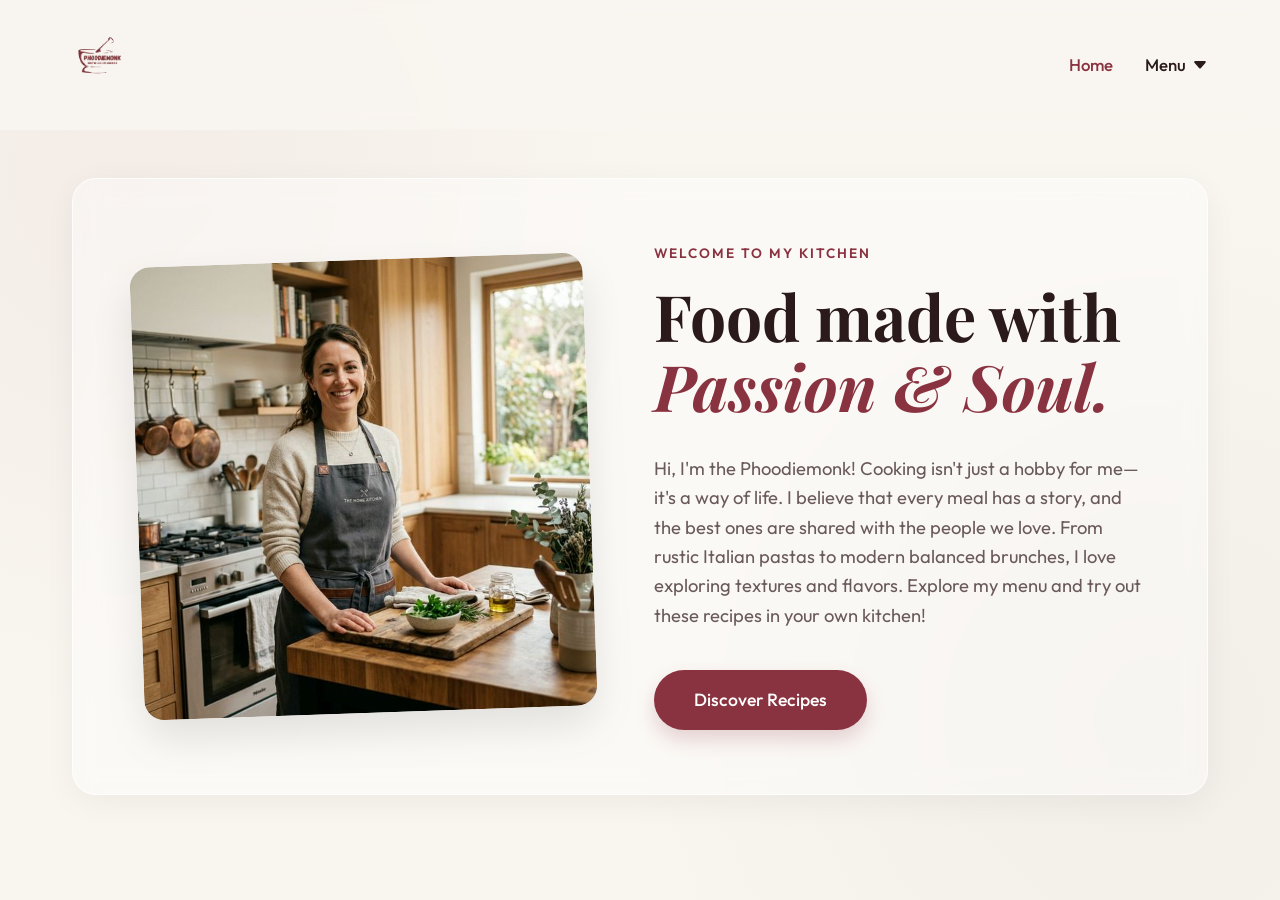
<file: index.html>
<!DOCTYPE html>
<html lang="en">
<head>
    <meta charset="UTF-8">
    <meta name="viewport" content="width=device-width, initial-scale=1.0">
    <title>Phoodiemonk | Home Chef</title>
    <link rel="stylesheet" href="style.css">
    <link rel="preconnect" href="https://fonts.googleapis.com">
    <link rel="preconnect" href="https://fonts.gstatic.com" crossorigin>
    <link href="https://fonts.googleapis.com/css2?family=Outfit:wght@300;400;500;600&family=Playfair+Display:ital,wght@0,400;0,600;1,400&display=swap" rel="stylesheet">
</head>
<body>
    <header class="navbar">
        <div class="container nav-content">
            <a href="index.html" class="logo"><img src="assets/phoodiemonk_logo.png" alt="Phoodiemonk Logo" style="height: 70px; object-fit:contain; border-radius: 4px;"></a>
            <nav>
                <ul class="nav-links">
                    <li><a href="index.html" class="active">Home</a></li>
                    <li class="dropdown">
                        <a href="#" class="dropbtn">Menu <svg xmlns="http://www.w3.org/2000/svg" width="16" height="16" fill="currentColor" viewBox="0 0 16 16"><path d="M7.247 11.14 2.451 5.658C1.885 5.013 2.345 4 3.204 4h9.592a1 1 0 0 1 .753 1.659l-4.796 5.48a1 1 0 0 1-1.506 0z"/></svg></a>
                        <div class="dropdown-content glasso">
                            <a href="pasta.html">Creamy Truffle Pasta</a>
                            <a href="avocado.html">Gourmet Avocado Toast</a>
                        </div>
                    </li>
                </ul>
            </nav>
        </div>
    </header>

    <main class="container">
        <section class="hero glasso">
            <div class="hero-image-wrapper">
                <img src="assets/chef.png" alt="Phoodiemonk Home Chef" class="hero-image">
            </div>
            <div class="hero-text">
                <p class="tagline">Welcome to my kitchen</p>
                <h1>Food made with <br/> <span>Passion & Soul.</span></h1>
                <p class="about-me">
                    Hi, I'm the Phoodiemonk! Cooking isn't just a hobby for me—it's a way of life. 
                    I believe that every meal has a story, and the best ones are shared with the people we love. 
                    From rustic Italian pastas to modern balanced brunches, I love exploring textures and flavors. 
                    Explore my menu and try out these recipes in your own kitchen!
                </p>
                <div class="cta-buttons">
                    <a href="pasta.html" class="btn btn-primary">Discover Recipes</a>
                </div>
            </div>
        </section>
    </main>
</body>
</html>
</file>
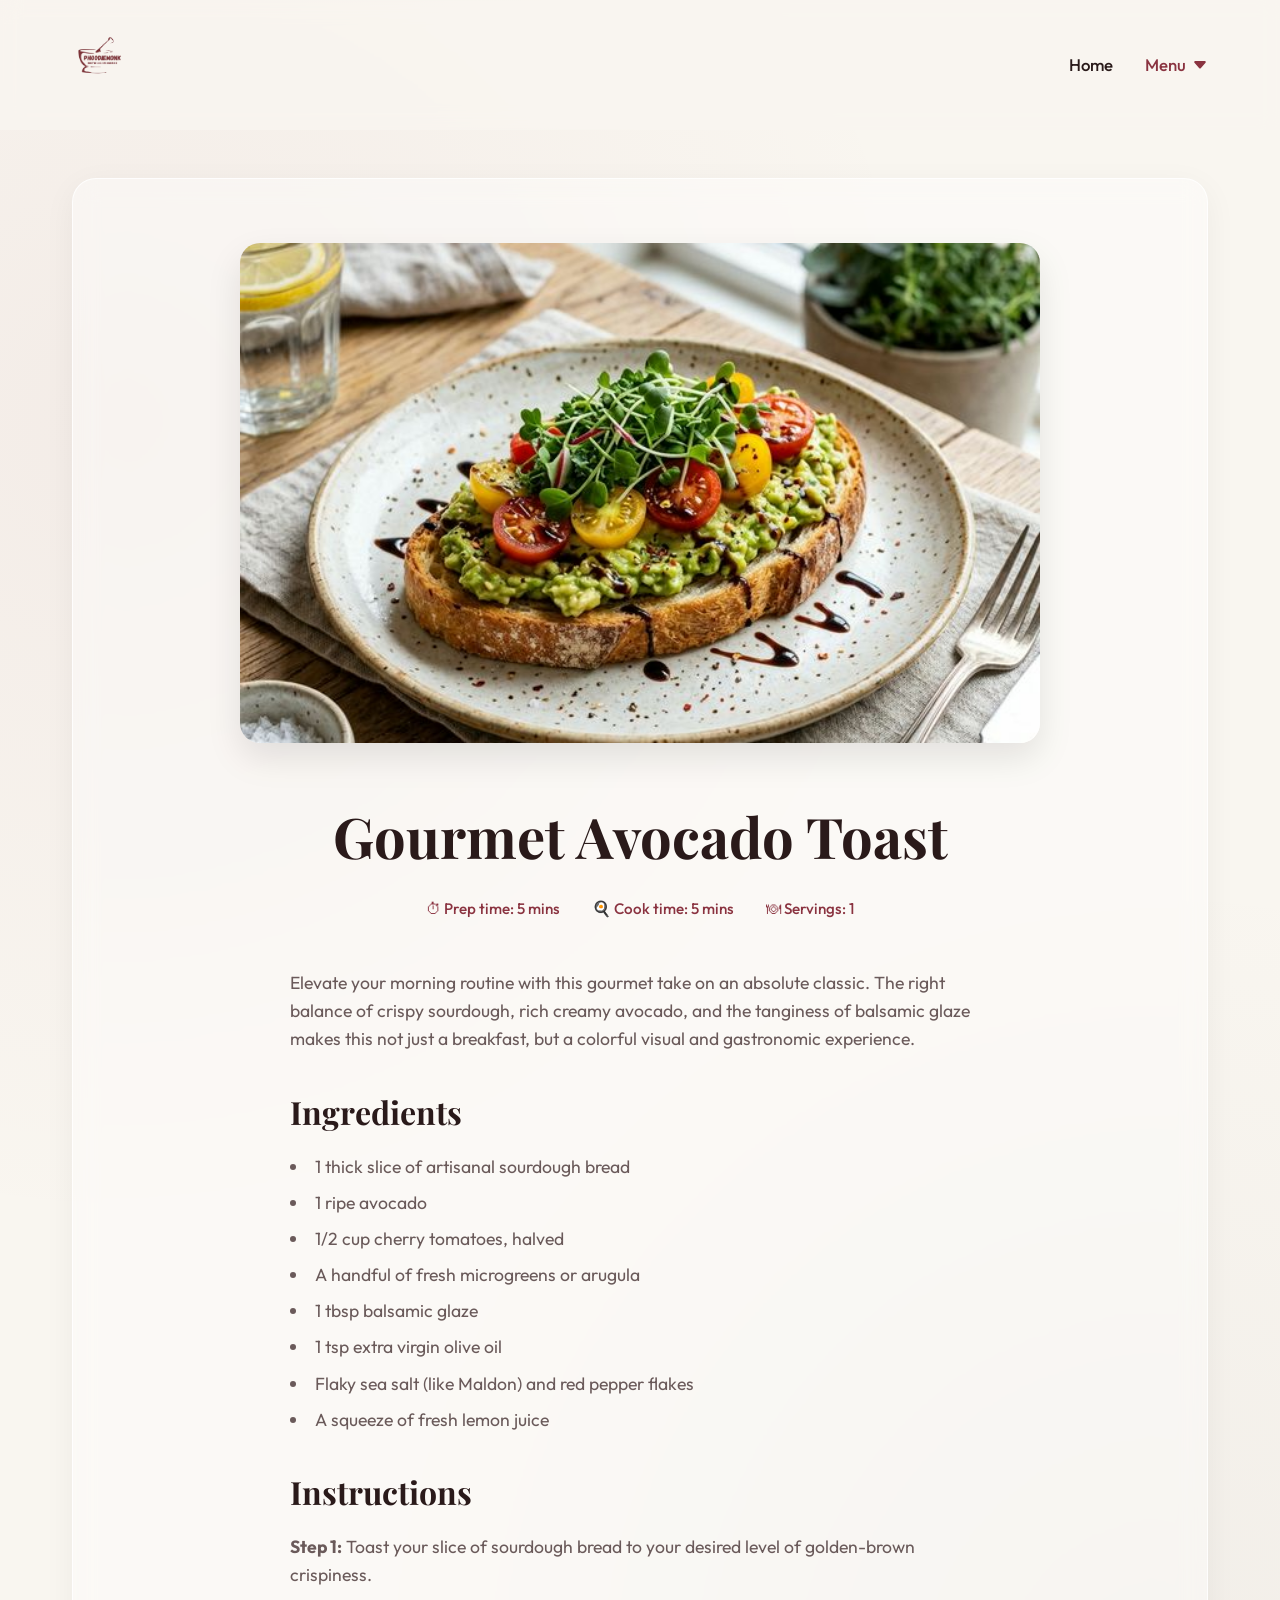
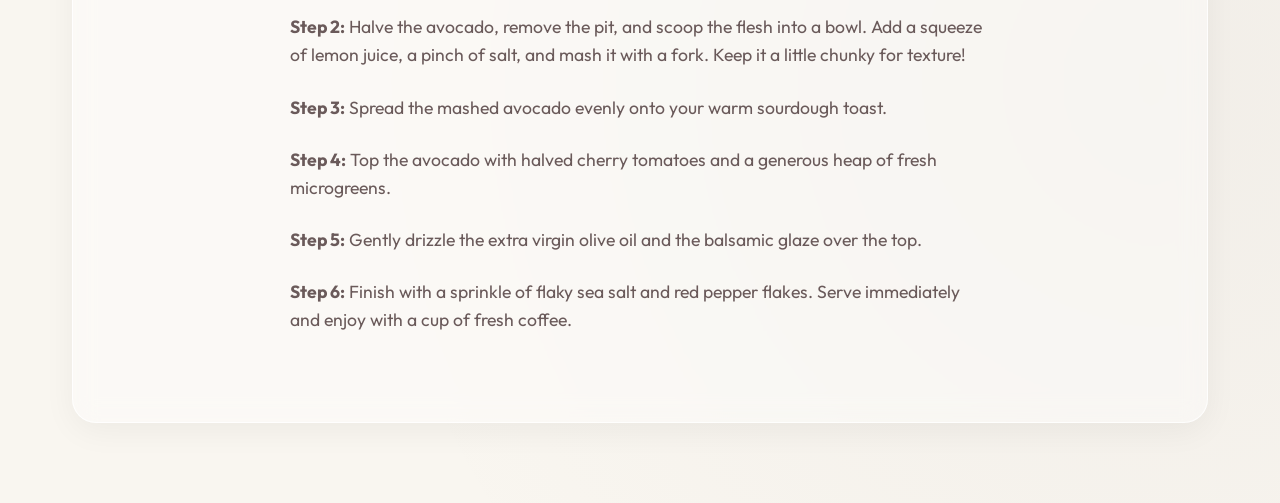
<file: avocado.html>
<!DOCTYPE html>
<html lang="en">
<head>
    <meta charset="UTF-8">
    <meta name="viewport" content="width=device-width, initial-scale=1.0">
    <title>Avocado Toast - Phoodiemonk</title>
    <link rel="stylesheet" href="style.css">
    <link rel="preconnect" href="https://fonts.googleapis.com">
    <link rel="preconnect" href="https://fonts.gstatic.com" crossorigin>
    <link href="https://fonts.googleapis.com/css2?family=Outfit:wght@300;400;500;600&family=Playfair+Display:ital,wght@0,400;0,600;1,400&display=swap" rel="stylesheet">
</head>
<body>
    <header class="navbar">
        <div class="container nav-content">
            <a href="index.html" class="logo"><img src="assets/phoodiemonk_logo.png" alt="Phoodiemonk Logo" style="height: 70px; object-fit:contain; border-radius: 4px;"></a>
            <nav>
                <ul class="nav-links">
                    <li><a href="index.html">Home</a></li>
                    <li class="dropdown">
                        <a href="#" class="dropbtn active">Menu <svg xmlns="http://www.w3.org/2000/svg" width="16" height="16" fill="currentColor" viewBox="0 0 16 16"><path d="M7.247 11.14 2.451 5.658C1.885 5.013 2.345 4 3.204 4h9.592a1 1 0 0 1 .753 1.659l-4.796 5.48a1 1 0 0 1-1.506 0z"/></svg></a>
                        <div class="dropdown-content glasso">
                            <a href="pasta.html">Creamy Truffle Pasta</a>
                            <a href="avocado.html" class="active">Gourmet Avocado Toast</a>
                        </div>
                    </li>
                </ul>
            </nav>
        </div>
    </header>

    <main class="container">
        <section class="recipe-page glasso">
            <img src="assets/avocado.png" alt="Gourmet Avocado Toast" class="recipe-hero-img">
            <div class="recipe-content">
                <h1>Gourmet Avocado Toast</h1>
                <div class="recipe-meta">
                    <span>⏱ Prep time: 5 mins</span>
                    <span>🍳 Cook time: 5 mins</span>
                    <span>🍽 Servings: 1</span>
                </div>
                
                <p>Elevate your morning routine with this gourmet take on an absolute classic. The right balance of crispy sourdough, rich creamy avocado, and the tanginess of balsamic glaze makes this not just a breakfast, but a colorful visual and gastronomic experience.</p>
                
                <h2>Ingredients</h2>
                <ul>
                    <li>1 thick slice of artisanal sourdough bread</li>
                    <li>1 ripe avocado</li>
                    <li>1/2 cup cherry tomatoes, halved</li>
                    <li>A handful of fresh microgreens or arugula</li>
                    <li>1 tbsp balsamic glaze</li>
                    <li>1 tsp extra virgin olive oil</li>
                    <li>Flaky sea salt (like Maldon) and red pepper flakes</li>
                    <li>A squeeze of fresh lemon juice</li>
                </ul>

                <h2>Instructions</h2>
                <p><strong>Step 1:</strong> Toast your slice of sourdough bread to your desired level of golden-brown crispiness.</p>
                <p><strong>Step 2:</strong> Halve the avocado, remove the pit, and scoop the flesh into a bowl. Add a squeeze of lemon juice, a pinch of salt, and mash it with a fork. Keep it a little chunky for texture!</p>
                <p><strong>Step 3:</strong> Spread the mashed avocado evenly onto your warm sourdough toast.</p>
                <p><strong>Step 4:</strong> Top the avocado with halved cherry tomatoes and a generous heap of fresh microgreens.</p>
                <p><strong>Step 5:</strong> Gently drizzle the extra virgin olive oil and the balsamic glaze over the top.</p>
                <p><strong>Step 6:</strong> Finish with a sprinkle of flaky sea salt and red pepper flakes. Serve immediately and enjoy with a cup of fresh coffee.</p>
            </div>
        </section>
    </main>
</body>
</html>
</file>
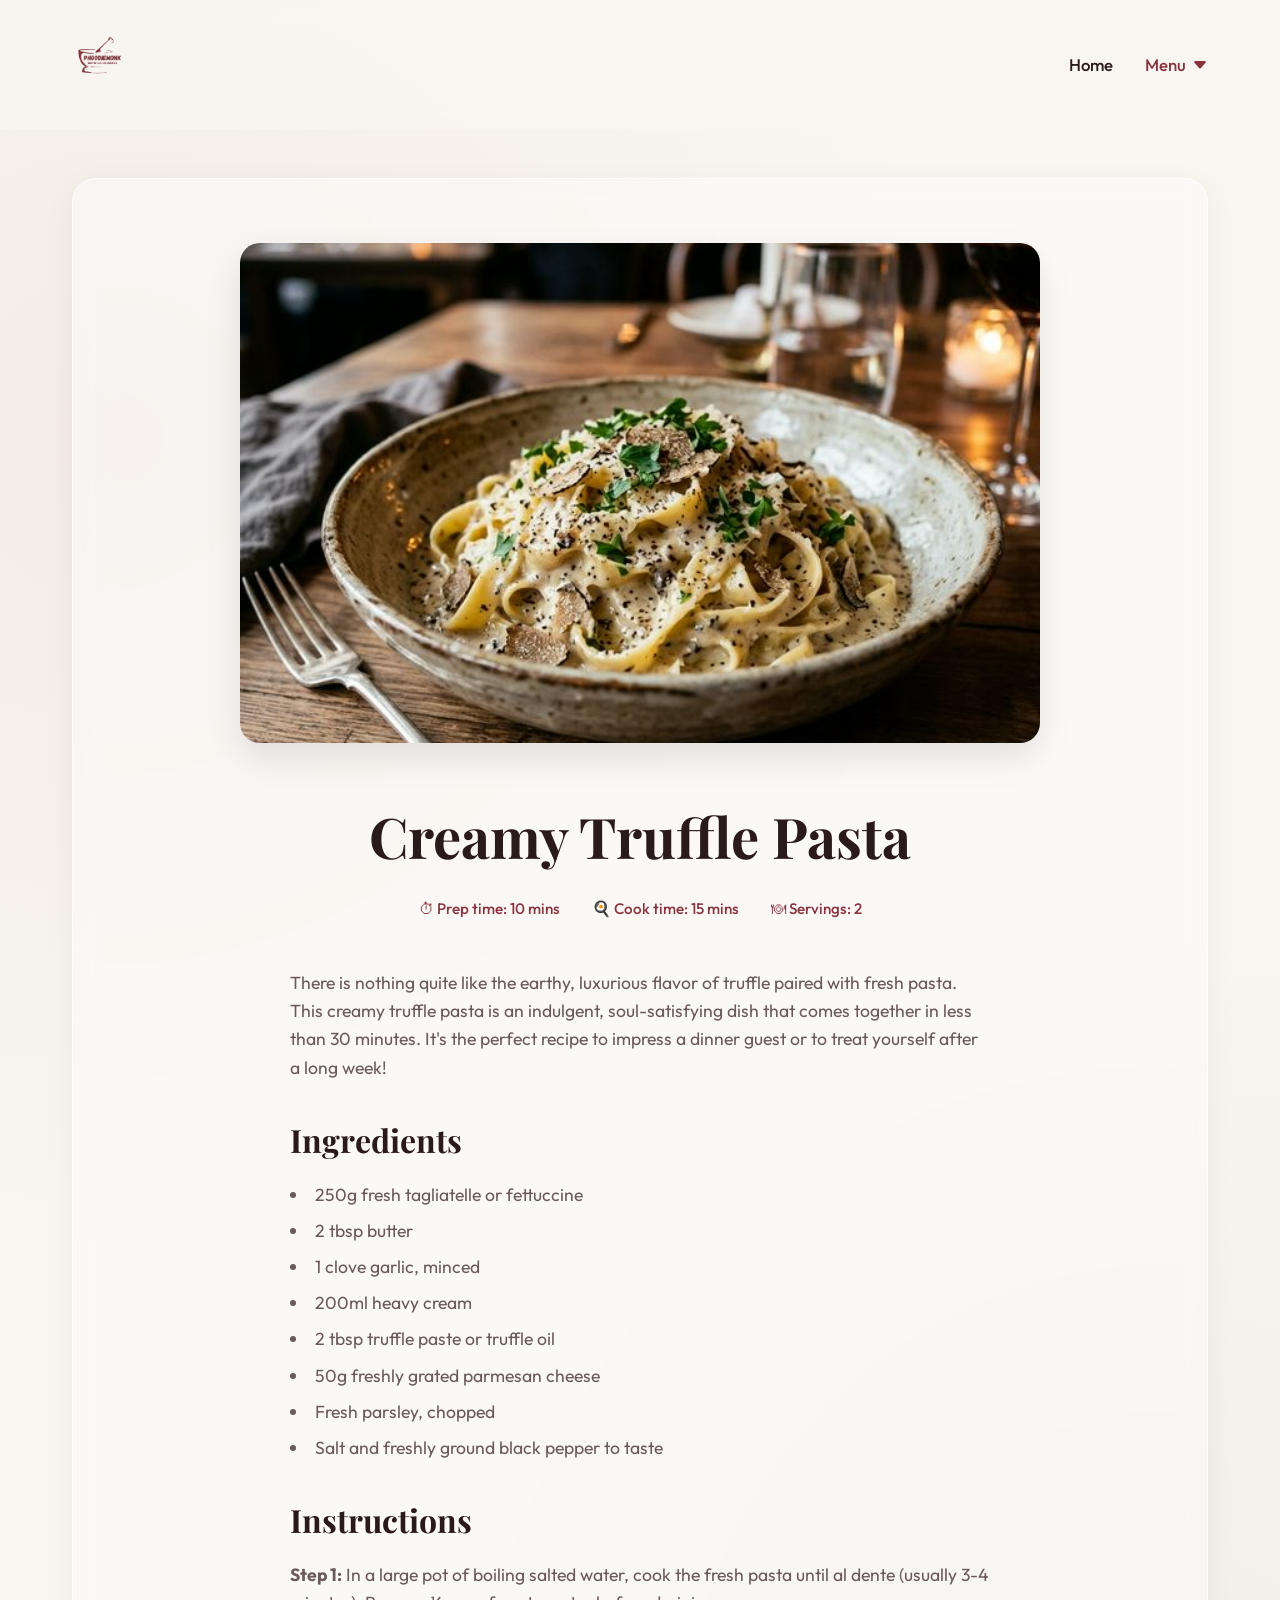
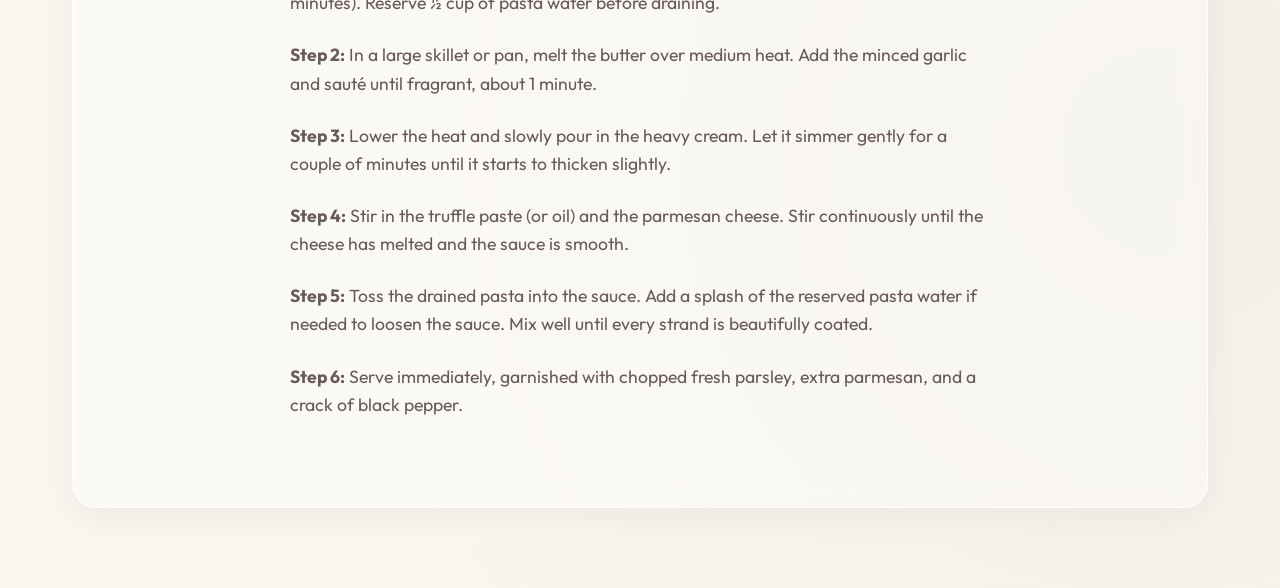
<file: pasta.html>
<!DOCTYPE html>
<html lang="en">
<head>
    <meta charset="UTF-8">
    <meta name="viewport" content="width=device-width, initial-scale=1.0">
    <title>Truffle Pasta - Phoodiemonk</title>
    <link rel="stylesheet" href="style.css">
    <link rel="preconnect" href="https://fonts.googleapis.com">
    <link rel="preconnect" href="https://fonts.gstatic.com" crossorigin>
    <link href="https://fonts.googleapis.com/css2?family=Outfit:wght@300;400;500;600&family=Playfair+Display:ital,wght@0,400;0,600;1,400&display=swap" rel="stylesheet">
</head>
<body>
    <header class="navbar">
        <div class="container nav-content">
            <a href="index.html" class="logo"><img src="assets/phoodiemonk_logo.png" alt="Phoodiemonk Logo" style="height: 70px; object-fit:contain; border-radius: 4px;"></a>
            <nav>
                <ul class="nav-links">
                    <li><a href="index.html">Home</a></li>
                    <li class="dropdown">
                        <a href="#" class="dropbtn active">Menu <svg xmlns="http://www.w3.org/2000/svg" width="16" height="16" fill="currentColor" viewBox="0 0 16 16"><path d="M7.247 11.14 2.451 5.658C1.885 5.013 2.345 4 3.204 4h9.592a1 1 0 0 1 .753 1.659l-4.796 5.48a1 1 0 0 1-1.506 0z"/></svg></a>
                        <div class="dropdown-content glasso">
                            <a href="pasta.html" class="active">Creamy Truffle Pasta</a>
                            <a href="avocado.html">Gourmet Avocado Toast</a>
                        </div>
                    </li>
                </ul>
            </nav>
        </div>
    </header>

    <main class="container">
        <section class="recipe-page glasso">
            <img src="assets/pasta.png" alt="Creamy Truffle Pasta" class="recipe-hero-img">
            <div class="recipe-content">
                <h1>Creamy Truffle Pasta</h1>
                <div class="recipe-meta">
                    <span>⏱ Prep time: 10 mins</span>
                    <span>🍳 Cook time: 15 mins</span>
                    <span>🍽 Servings: 2</span>
                </div>
                
                <p>There is nothing quite like the earthy, luxurious flavor of truffle paired with fresh pasta. This creamy truffle pasta is an indulgent, soul-satisfying dish that comes together in less than 30 minutes. It's the perfect recipe to impress a dinner guest or to treat yourself after a long week!</p>
                
                <h2>Ingredients</h2>
                <ul>
                    <li>250g fresh tagliatelle or fettuccine</li>
                    <li>2 tbsp butter</li>
                    <li>1 clove garlic, minced</li>
                    <li>200ml heavy cream</li>
                    <li>2 tbsp truffle paste or truffle oil</li>
                    <li>50g freshly grated parmesan cheese</li>
                    <li>Fresh parsley, chopped</li>
                    <li>Salt and freshly ground black pepper to taste</li>
                </ul>

                <h2>Instructions</h2>
                <p><strong>Step 1:</strong> In a large pot of boiling salted water, cook the fresh pasta until al dente (usually 3-4 minutes). Reserve ½ cup of pasta water before draining.</p>
                <p><strong>Step 2:</strong> In a large skillet or pan, melt the butter over medium heat. Add the minced garlic and sauté until fragrant, about 1 minute.</p>
                <p><strong>Step 3:</strong> Lower the heat and slowly pour in the heavy cream. Let it simmer gently for a couple of minutes until it starts to thicken slightly.</p>
                <p><strong>Step 4:</strong> Stir in the truffle paste (or oil) and the parmesan cheese. Stir continuously until the cheese has melted and the sauce is smooth.</p>
                <p><strong>Step 5:</strong> Toss the drained pasta into the sauce. Add a splash of the reserved pasta water if needed to loosen the sauce. Mix well until every strand is beautifully coated.</p>
                <p><strong>Step 6:</strong> Serve immediately, garnished with chopped fresh parsley, extra parmesan, and a crack of black pepper.</p>
            </div>
        </section>
    </main>
</body>
</html>
</file>
<file: style.css>
:root {
    --primary-bg: #f9f6f0;
    --text-dark: #2A1A1A;
    --text-light: #6A5A5A;
    --accent: #8A3340;
    --glass-bg: rgba(255, 255, 255, 0.4);
    --glass-border: rgba(255, 255, 255, 0.8);
    --glass-shadow: rgba(0, 0, 0, 0.05);
}

* {
    margin: 0;
    padding: 0;
    box-sizing: border-box;
}

body {
    font-family: 'Outfit', sans-serif;
    background-color: var(--primary-bg);
    color: var(--text-dark);
    line-height: 1.6;
    background-image: 
        radial-gradient(circle at 10% 20%, rgba(138, 51, 64, 0.05) 0%, transparent 40%),
        radial-gradient(circle at 90% 80%, rgba(106, 90, 90, 0.05) 0%, transparent 40%);
    min-height: 100vh;
}

h1, h2, h3, .logo {
    font-family: 'Playfair Display', serif;
}

.container {
    max-width: 1200px;
    margin: 0 auto;
    padding: 0 2rem;
}

/* Glassmorphism utility */
.glasso {
    background: var(--glass-bg);
    backdrop-filter: blur(12px);
    -webkit-backdrop-filter: blur(12px);
    border: 1px solid var(--glass-border);
    box-shadow: 0 8px 32px 0 var(--glass-shadow);
}

/* Navbar */
.navbar {
    padding: 1.5rem 0;
    position: sticky;
    top: 0;
    z-index: 100;
    background: rgba(249, 246, 240, 0.8);
    backdrop-filter: blur(10px);
}

.nav-content {
    display: flex;
    justify-content: space-between;
    align-items: center;
}

.logo {
    font-size: 2rem;
    font-weight: 600;
    color: var(--text-dark);
    text-decoration: none;
    letter-spacing: -0.5px;
}

.logo span {
    color: var(--accent);
}

.nav-links {
    list-style: none;
    display: flex;
    gap: 2rem;
    align-items: center;
}

.nav-links li a {
    text-decoration: none;
    color: var(--text-dark);
    font-weight: 500;
    font-size: 1.05rem;
    transition: color 0.3s ease;
    display: flex;
    align-items: center;
    gap: 0.4rem;
}

.nav-links li a:hover,
.nav-links li a.active {
    color: var(--accent);
}

/* Dropdown */
.dropdown {
    position: relative;
    display: inline-block;
}

.dropdown-content {
    display: none;
    position: absolute;
    min-width: 220px;
    top: 100%;
    right: 0;
    border-radius: 12px;
    padding: 0.5rem 0;
    transform: translateY(10px);
    opacity: 0;
    transition: all 0.3s ease;
}

.dropdown-content a {
    color: var(--text-dark);
    padding: 12px 20px;
    text-decoration: none;
    display: block;
    font-size: 0.95rem;
    transition: background 0.3s, color 0.3s;
}

.dropdown-content a:hover {
    background: rgba(138, 51, 64, 0.1);
    color: var(--accent);
}

.dropdown:hover .dropdown-content {
    display: block;
    opacity: 1;
    transform: translateY(5px);
}

/* Hero Section */
.hero {
    margin-top: 3rem;
    padding: 4rem;
    border-radius: 24px;
    display: flex;
    align-items: center;
    gap: 4rem;
    animation: fadeIn 1s ease-out;
}

.hero-image-wrapper {
    flex: 0 0 45%;
    position: relative;
    border-radius: 20px;
    overflow: hidden;
    box-shadow: 0 20px 40px rgba(0,0,0,0.1);
    transform: rotate(-2deg);
    transition: transform 0.5s ease;
}

.hero-image-wrapper:hover {
    transform: rotate(0deg) scale(1.02);
}

.hero-image {
    width: 100%;
    height: auto;
    display: block;
    transition: transform 0.8s ease;
}

.hero-text {
    flex: 1;
}

.tagline {
    font-family: 'Outfit', sans-serif;
    color: var(--accent);
    font-weight: 600;
    letter-spacing: 2px;
    text-transform: uppercase;
    font-size: 0.85rem;
    margin-bottom: 1rem;
}

.hero-text h1 {
    font-size: 4rem;
    line-height: 1.1;
    margin-bottom: 2rem;
    color: var(--text-dark);
}

.hero-text h1 span {
    font-style: italic;
    color: var(--accent);
}

.about-me {
    font-size: 1.15rem;
    color: var(--text-light);
    margin-bottom: 2.5rem;
}

/* Recipe Content wrapper */
.recipe-page {
    margin-top: 3rem;
    margin-bottom: 5rem;
    padding: 4rem;
    border-radius: 24px;
    display: flex;
    flex-direction: column;
    align-items: center;
    text-align: center;
}

.recipe-hero-img {
    width: 100%;
    max-width: 800px;
    border-radius: 20px;
    box-shadow: 0 15px 35px rgba(0,0,0,0.1);
    margin-bottom: 3rem;
    object-fit: cover;
    max-height: 500px;
}

.recipe-content {
    max-width: 700px;
    text-align: left;
}

.recipe-content h1 {
    font-size: 3.5rem;
    margin-bottom: 1rem;
    text-align: center;
}

.recipe-meta {
    display: flex;
    justify-content: center;
    gap: 2rem;
    margin-bottom: 3rem;
    font-size: 0.95rem;
    color: var(--accent);
    font-weight: 500;
}

.recipe-content h2 {
    font-size: 2rem;
    margin-top: 2rem;
    margin-bottom: 1rem;
}

.recipe-content ul {
    list-style-position: inside;
    margin-bottom: 2rem;
}

.recipe-content li {
    margin-bottom: 0.5rem;
    color: var(--text-light);
    font-size: 1.1rem;
}

.recipe-content p {
    font-size: 1.1rem;
    color: var(--text-light);
    margin-bottom: 1.5rem;
}

/* Button */
.btn {
    display: inline-block;
    padding: 1rem 2.5rem;
    border-radius: 50px;
    text-decoration: none;
    font-weight: 500;
    font-size: 1.1rem;
    transition: all 0.3s ease;
}

.btn-primary {
    background-color: var(--accent);
    color: #fff;
    box-shadow: 0 10px 20px rgba(138, 51, 64, 0.2);
}

.btn-primary:hover {
    background-color: #6a2531;
    transform: translateY(-3px);
    box-shadow: 0 15px 25px rgba(138, 51, 64, 0.3);
}

@keyframes fadeIn {
    from { opacity: 0; transform: translateY(20px); }
    to { opacity: 1; transform: translateY(0); }
}

@media (max-width: 900px) {
    .hero {
        flex-direction: column;
        padding: 2rem;
        text-align: center;
    }
    .hero-image-wrapper {
        flex: 1;
        width: 100%;
        max-width: 400px;
    }
    .hero-text h1 {
        font-size: 3rem;
    }
}
</file>
